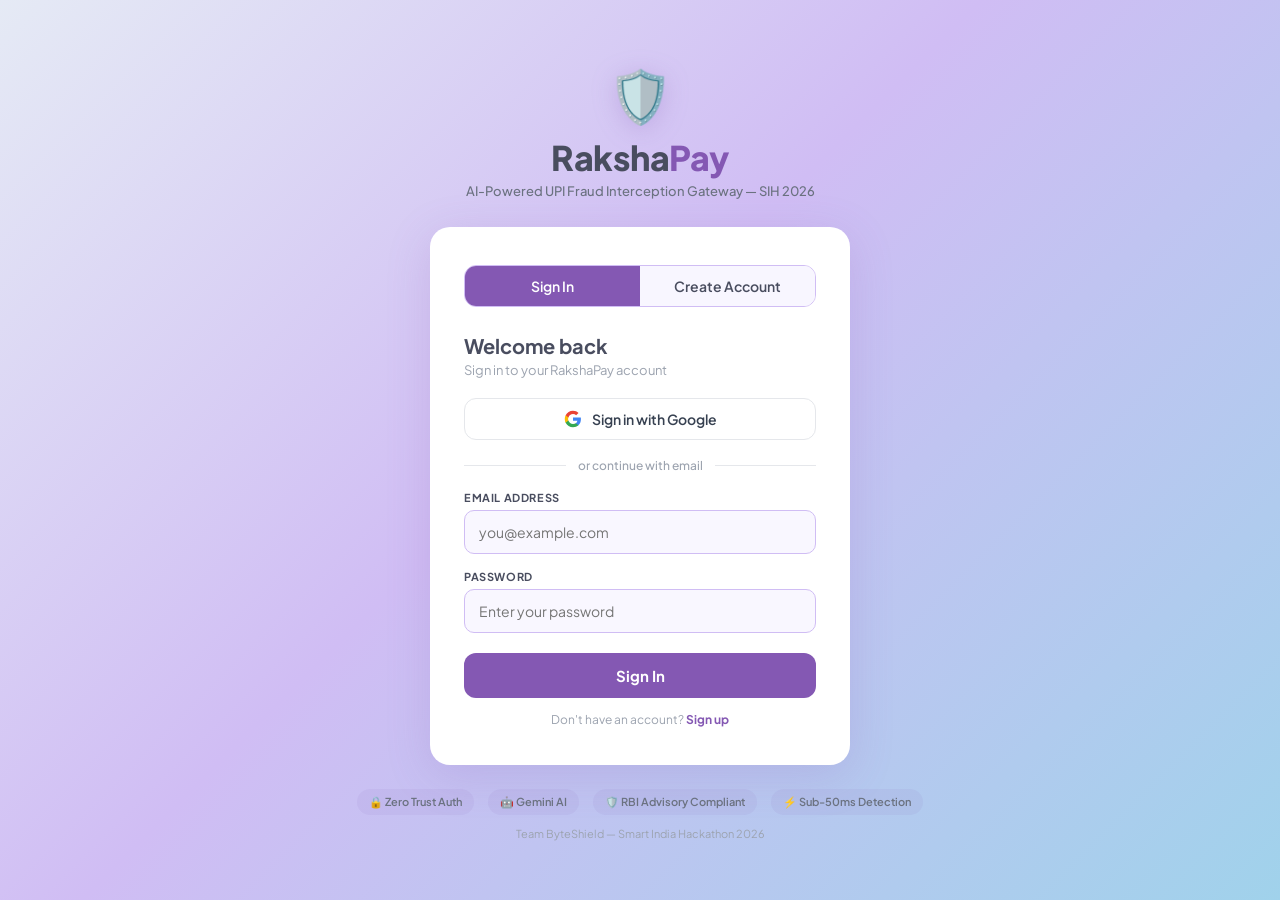
<file: static/index.html>
<!DOCTYPE html>
<html lang="en">
<head>
  <meta charset="UTF-8">
  <meta name="viewport" content="width=device-width, initial-scale=1.0">
  <title>RakshaPay — Secure Login</title>
  <link rel="preconnect" href="https://fonts.googleapis.com">
  <link rel="preconnect" href="https://fonts.gstatic.com" crossorigin>
  <link href="https://fonts.googleapis.com/css2?family=Plus+Jakarta+Sans:wght@300;400;500;600;700;800;900&display=swap" rel="stylesheet">
  <style>
    :root {
      --purple: #8458B3;
      --pale-blue: #E5EAF5;
      --sky-blue: #A0D2EB;
      --lavender: #D0BDF4;
      --slate: #494D5F;
      --white: #ffffff;
      --error: #e53935;
      --success: #2e7d32;
    }
    * { box-sizing: border-box; margin: 0; padding: 0; }
    body {
      font-family: 'Plus Jakarta Sans', sans-serif;
      background: linear-gradient(135deg, #E5EAF5 0%, #D0BDF4 45%, #A0D2EB 100%);
      min-height: 100vh;
      display: flex;
      flex-direction: column;
      align-items: center;
      justify-content: center;
      padding: 24px;
    }
    .brand {
      text-align: center;
      margin-bottom: 28px;
    }
    .brand-icon {
      font-size: 52px;
      margin-bottom: 8px;
      filter: drop-shadow(0 4px 12px rgba(132, 88, 179, 0.25));
    }
    .brand-name {
      font-size: 34px;
      font-weight: 900;
      color: var(--slate);
      letter-spacing: -0.5px;
    }
    .brand-name span { color: var(--purple); }
    .brand-sub {
      font-size: 13px;
      color: #6b7280;
      margin-top: 4px;
      font-weight: 500;
    }
    .card {
      background: #ffffff;
      border-radius: 20px;
      box-shadow: 0 10px 45px rgba(132, 88, 179, 0.18);
      padding: 38px 34px;
      width: 100%;
      max-width: 420px;
    }
    .tabs {
      display: flex;
      border-radius: 12px;
      overflow: hidden;
      border: 1.5px solid var(--lavender);
      margin-bottom: 26px;
    }
    .tab {
      flex: 1;
      padding: 11px;
      text-align: center;
      font-size: 14px;
      font-weight: 600;
      cursor: pointer;
      transition: all 0.2s;
      border: none;
      background: #f8f6ff;
      color: var(--slate);
      font-family: inherit;
    }
    .tab.active {
      background: var(--purple);
      color: #ffffff;
    }
    .panel { display: none; }
    .panel.active { display: block; }
    .form-title {
      font-size: 20px;
      font-weight: 700;
      color: var(--slate);
      margin-bottom: 4px;
    }
    .form-sub {
      font-size: 13px;
      color: #9ca3af;
      margin-bottom: 20px;
    }
    .input-group { margin-bottom: 16px; }
    .input-group label {
      display: block;
      font-size: 11px;
      font-weight: 700;
      color: var(--slate);
      margin-bottom: 6px;
      text-transform: uppercase;
      letter-spacing: 0.6px;
    }
    .input-group input {
      width: 100%;
      padding: 12px 14px;
      border: 1.5px solid var(--lavender);
      border-radius: 10px;
      font-size: 14px;
      font-family: inherit;
      background: #f9f7ff;
      color: var(--slate);
      outline: none;
      transition: border-color 0.2s;
    }
    .input-group input:focus {
      border-color: var(--purple);
      background: #ffffff;
    }
    .btn-primary {
      width: 100%;
      padding: 13px;
      background: var(--purple);
      color: #ffffff;
      border: none;
      border-radius: 12px;
      font-size: 15px;
      font-weight: 700;
      cursor: pointer;
      transition: all 0.2s;
      font-family: inherit;
      margin-top: 4px;
    }
    .btn-primary:hover {
      background: #6d3fa0;
      transform: translateY(-1px);
    }
    .btn-primary:disabled {
      opacity: 0.6;
      cursor: not-allowed;
      transform: none;
    }
    .divider {
      display: flex;
      align-items: center;
      gap: 12px;
      margin: 18px 0;
    }
    .divider hr {
      flex: 1;
      border: none;
      border-top: 1px solid #e5e7eb;
    }
    .divider span {
      font-size: 12px;
      color: #9ca3af;
      font-weight: 500;
      white-space: nowrap;
    }
    .btn-google {
      width: 100%;
      padding: 11px;
      background: #ffffff;
      color: #374151;
      border: 1.5px solid #e5e7eb;
      border-radius: 12px;
      font-size: 14px;
      font-weight: 600;
      cursor: pointer;
      display: flex;
      align-items: center;
      justify-content: center;
      gap: 10px;
      font-family: inherit;
      transition: all 0.2s;
    }
    .btn-google:hover {
      border-color: var(--purple);
      background: #f9f7ff;
    }
    .msg-error, .msg-success {
      padding: 10px 14px;
      border-radius: 10px;
      font-size: 13px;
      font-weight: 600;
      margin-bottom: 14px;
      display: none;
    }
    .msg-error {
      background: #fff0f0;
      color: var(--error);
      border: 1px solid #fca5a5;
    }
    .msg-success {
      background: #f0fdf4;
      color: var(--success);
      border: 1px solid #86efac;
    }
    .switch-link {
      text-align: center;
      margin-top: 14px;
      font-size: 12px;
      color: #9ca3af;
    }
    .switch-link a {
      color: var(--purple);
      text-decoration: none;
      font-weight: 700;
      cursor: pointer;
    }

    /* Google Modal Overlay */
    .g-overlay {
      display: none;
      position: fixed;
      inset: 0;
      background: rgba(0,0,0,0.45);
      backdrop-filter: blur(4px);
      z-index: 9999;
      align-items: center;
      justify-content: center;
    }
    .g-overlay.open { display: flex; }
    .g-modal {
      background: #ffffff;
      border-radius: 20px;
      padding: 38px 34px;
      width: 100%;
      max-width: 400px;
      box-shadow: 0 12px 48px rgba(0,0,0,0.22);
      animation: slideUp 0.22s ease;
    }
    @keyframes slideUp {
      from { opacity: 0; transform: translateY(18px); }
      to { opacity: 1; transform: translateY(0); }
    }
    .g-header { text-align: center; margin-bottom: 20px; }
    .g-header-icon { font-size: 30px; margin-bottom: 6px; }
    .g-header-title { font-size: 22px; font-weight: 800; color: var(--slate); }
    .g-header-sub { font-size: 13px; color: #6b7280; margin-top: 3px; }
    .g-step { display: none; }
    .g-step.active { display: block; }
    .g-tile {
      display: flex;
      align-items: center;
      gap: 14px;
      padding: 13px 15px;
      border: 1.5px solid var(--lavender);
      border-radius: 14px;
      cursor: pointer;
      transition: all 0.2s;
      margin-bottom: 12px;
    }
    .g-tile:hover {
      border-color: var(--purple);
      background: #f9f7ff;
    }
    .g-avatar {
      width: 42px;
      height: 42px;
      border-radius: 50%;
      background: linear-gradient(135deg, var(--purple), var(--sky-blue));
      display: flex;
      align-items: center;
      justify-content: center;
      font-size: 19px;
      font-weight: 800;
      color: #ffffff;
      flex-shrink: 0;
    }
    .g-info { flex: 1; min-width: 0; }
    .g-name { font-size: 14px; font-weight: 600; color: var(--slate); }
    .g-email { font-size: 12px; color: #9ca3af; white-space: nowrap; overflow: hidden; text-overflow: ellipsis; }
    .g-other {
      width: 100%;
      padding: 10px;
      background: #f3f4f6;
      color: #374151;
      border: none;
      border-radius: 10px;
      font-size: 13px;
      font-weight: 600;
      cursor: pointer;
      font-family: inherit;
      transition: background 0.2s;
    }
    .g-other:hover { background: #e5e7eb; }
    .g-btns { display: flex; gap: 10px; margin-top: 18px; }
    .g-cancel, .g-continue {
      flex: 1;
      padding: 11px;
      border-radius: 10px;
      font-size: 14px;
      font-weight: 600;
      cursor: pointer;
      font-family: inherit;
      border: none;
      transition: all 0.2s;
    }
    .g-cancel { background: #f3f4f6; color: #374151; }
    .g-cancel:hover { background: #e5e7eb; }
    .g-continue { background: var(--purple); color: #ffffff; }
    .g-continue:hover { background: #6d3fa0; }
    .g-continue:disabled { opacity: 0.6; cursor: not-allowed; }

    /* Loading Overlay */
    .loading-overlay {
      display: none;
      position: fixed;
      inset: 0;
      background: rgba(229, 234, 245, 0.94);
      backdrop-filter: blur(8px);
      z-index: 99999;
      flex-direction: column;
      align-items: center;
      justify-content: center;
      gap: 20px;
    }
    .loading-overlay.show { display: flex; }
    .spinner {
      width: 48px;
      height: 48px;
      border: 4px solid #D0BDF4;
      border-top-color: var(--purple);
      border-radius: 50%;
      animation: spin 0.8s linear infinite;
    }
    @keyframes spin { to { transform: rotate(360deg); } }
    .loading-title { font-size: 18px; font-weight: 700; color: var(--slate); }
    .loading-sub { font-size: 13px; color: #9ca3af; }

    /* Badges */
    .badges {
      display: flex;
      justify-content: center;
      gap: 14px;
      margin-top: 24px;
      flex-wrap: wrap;
    }
    .badge {
      display: flex;
      align-items: center;
      gap: 6px;
      font-size: 11px;
      color: #6b7280;
      background: rgba(132, 88, 179, 0.08);
      padding: 6px 12px;
      border-radius: 20px;
      font-weight: 600;
    }
    .footer-tag {
      text-align: center;
      margin-top: 12px;
      font-size: 11px;
      color: #9ca3af;
    }
    /* Instant frame-0 signup active overrides */
    html.init-signup #panel-login { display: none !important; }
    html.init-signup #panel-signup { display: block !important; }
    html.init-signup #tab-login { background: #f8f6ff !important; color: var(--slate) !important; }
    html.init-signup #tab-signup { background: var(--purple) !important; color: #ffffff !important; }
  </style>
  <script>
    (function() {
      const p = window.location.pathname.toLowerCase();
      const h = window.location.hash.toLowerCase();
      const s = window.location.search.toLowerCase();
      const isSignup = p.includes('/signup') || h.includes('signup') || s.includes('signup');
      const isLogout = p.includes('/logout') || s.includes('logout');

      if (isLogout || isSignup) {
        localStorage.removeItem('rp_token');
        localStorage.removeItem('rp_user_name');
        localStorage.removeItem('rp_user_email');
      }

      if (isSignup) {
        document.documentElement.classList.add('init-signup');
      }
    })();
  </script>
</head>
<body>

<div class="brand">
  <div class="brand-icon">🛡️</div>
  <div class="brand-name">Raksha<span>Pay</span></div>
  <div class="brand-sub">AI-Powered UPI Fraud Interception Gateway — SIH 2026</div>
</div>

<div class="card">
  <div class="tabs">
    <button class="tab active" id="tab-login" onclick="switchTab('login')">Sign In</button>
    <button class="tab" id="tab-signup" onclick="switchTab('signup')">Create Account</button>
  </div>

  <!-- LOGIN PANEL -->
  <div class="panel active" id="panel-login">
    <div class="form-title">Welcome back</div>
    <div class="form-sub">Sign in to your RakshaPay account</div>

    <button class="btn-google" onclick="openGoogleModal()">
      <svg width="18" height="18" viewBox="0 0 24 24">
        <path fill="#4285F4" d="M22.56 12.25c0-.78-.07-1.53-.2-2.25H12v4.26h5.92c-.26 1.37-1.04 2.53-2.21 3.31v2.77h3.57c2.08-1.92 3.28-4.74 3.28-8.09z"/>
        <path fill="#34A853" d="M12 23c2.97 0 5.46-.98 7.28-2.66l-3.57-2.77c-.98.66-2.23 1.06-3.71 1.06-2.86 0-5.29-1.93-6.16-4.53H2.18v2.84C3.99 20.53 7.7 23 12 23z"/>
        <path fill="#FBBC05" d="M5.84 14.09c-.22-.66-.35-1.36-.35-2.09s.13-1.43.35-2.09V7.07H2.18C1.43 8.55 1 10.22 1 12s.43 3.45 1.18 4.93l3.66-2.84z"/>
        <path fill="#EA4335" d="M12 5.38c1.62 0 3.06.56 4.21 1.64l3.15-3.15C17.45 2.09 14.97 1 12 1 7.7 1 3.99 3.47 2.18 7.07l3.66 2.84c.87-2.6 3.3-4.53 6.16-4.53z"/>
      </svg>
      Sign in with Google
    </button>

    <div class="divider"><hr><span>or continue with email</span><hr></div>

    <div id="login-error" class="msg-error"></div>

    <div class="input-group">
      <label>Email Address</label>
      <input type="email" id="login-email" placeholder="you@example.com" autocomplete="email">
    </div>
    <div class="input-group">
      <label>Password</label>
      <input type="password" id="login-password" placeholder="Enter your password" autocomplete="current-password">
    </div>
    <button class="btn-primary" id="btn-login" onclick="doLogin()">Sign In</button>
    <div class="switch-link">Don't have an account? <a onclick="switchTab('signup')">Sign up</a></div>
  </div>

  <!-- SIGNUP PANEL -->
  <div class="panel" id="panel-signup">
    <div class="form-title">Create your account</div>
    <div class="form-sub">Join RakshaPay and protect your UPI transactions</div>

    <button class="btn-google" onclick="openGoogleModal()">
      <svg width="18" height="18" viewBox="0 0 24 24">
        <path fill="#4285F4" d="M22.56 12.25c0-.78-.07-1.53-.2-2.25H12v4.26h5.92c-.26 1.37-1.04 2.53-2.21 3.31v2.77h3.57c2.08-1.92 3.28-4.74 3.28-8.09z"/>
        <path fill="#34A853" d="M12 23c2.97 0 5.46-.98 7.28-2.66l-3.57-2.77c-.98.66-2.23 1.06-3.71 1.06-2.86 0-5.29-1.93-6.16-4.53H2.18v2.84C3.99 20.53 7.7 23 12 23z"/>
        <path fill="#FBBC05" d="M5.84 14.09c-.22-.66-.35-1.36-.35-2.09s.13-1.43.35-2.09V7.07H2.18C1.43 8.55 1 10.22 1 12s.43 3.45 1.18 4.93l3.66-2.84z"/>
        <path fill="#EA4335" d="M12 5.38c1.62 0 3.06.56 4.21 1.64l3.15-3.15C17.45 2.09 14.97 1 12 1 7.7 1 3.99 3.47 2.18 7.07l3.66 2.84c.87-2.6 3.3-4.53 6.16-4.53z"/>
      </svg>
      Sign up with Google
    </button>

    <div class="divider"><hr><span>or register with email</span><hr></div>

    <div id="signup-error" class="msg-error"></div>
    <div id="signup-success" class="msg-success"></div>

    <div class="input-group">
      <label>Full Name</label>
      <input type="text" id="signup-name" placeholder="Your full name">
    </div>
    <div class="input-group">
      <label>Email Address</label>
      <input type="email" id="signup-email" placeholder="you@example.com" autocomplete="email">
    </div>
    <div class="input-group">
      <label>Password (min 6 chars)</label>
      <input type="password" id="signup-password" placeholder="Create a strong password" autocomplete="new-password">
    </div>
    <button class="btn-primary" id="btn-signup" onclick="doSignup()">Create Account</button>
    <div class="switch-link">Already have an account? <a onclick="switchTab('login')">Sign in</a></div>
  </div>
</div>

<!-- Badges -->
<div class="badges">
  <div class="badge">🔒 Zero Trust Auth</div>
  <div class="badge">🤖 Gemini AI</div>
  <div class="badge">🛡️ RBI Advisory Compliant</div>
  <div class="badge">⚡ Sub-50ms Detection</div>
</div>
<div class="footer-tag">Team ByteShield — Smart India Hackathon 2026</div>

<!-- Google Sign-In Simulated Modal -->
<div class="g-overlay" id="google-modal-overlay">
  <div class="g-modal">
    <div class="g-header">
      <div class="g-header-icon">🔵</div>
      <div class="g-header-title">Sign in with Google</div>
      <div class="g-header-sub">Choose an account to continue to RakshaPay</div>
    </div>

    <!-- Step 1: Account Chooser -->
    <div class="g-step active" id="g-step-1">
      <div class="g-tile" onclick="selectSavedAccount('gayatri@gmail.com', 'Gayatri')">
        <div class="g-avatar">G</div>
        <div class="g-info">
          <div class="g-name">Gayatri</div>
          <div class="g-email">gayatri@gmail.com</div>
        </div>
        <span style="color:var(--purple);font-size:20px;">›</span>
      </div>
      <button class="g-other" onclick="goToStep2()">Use another account</button>
      <div class="g-btns">
        <button class="g-cancel" onclick="closeGoogleModal()">Cancel</button>
      </div>
    </div>

    <!-- Step 2: Custom Email Input -->
    <div class="g-step" id="g-step-2">
      <div class="input-group">
        <label>Google Email Address</label>
        <input type="email" id="g-email-input" placeholder="Enter your Google email" autocomplete="email">
      </div>
      <div id="g-email-error" class="msg-error"></div>
      <div class="g-btns">
        <button class="g-cancel" onclick="goToStep1()">Back</button>
        <button class="g-continue" onclick="proceedGoogleSignin()">Continue</button>
      </div>
    </div>

    <!-- Step 3: Confirm Account -->
    <div class="g-step" id="g-step-3">
      <div class="g-tile" style="cursor:default;border-color:var(--purple);">
        <div class="g-avatar" id="g-confirm-avatar">?</div>
        <div class="g-info">
          <div class="g-name" id="g-confirm-name">—</div>
          <div class="g-email" id="g-confirm-email">—</div>
        </div>
        <span style="color:var(--success);font-size:20px;">✓</span>
      </div>
      <p style="font-size:13px;color:#6b7280;text-align:center;margin-bottom:8px">Continue to RakshaPay as this account?</p>
      <div class="g-btns">
        <button class="g-cancel" onclick="goToStep1()">Back</button>
        <button class="g-continue" id="g-confirm-btn" onclick="confirmGoogleSignin()">Continue</button>
      </div>
    </div>
  </div>
</div>

<!-- Loading Overlay -->
<div class="loading-overlay" id="loading-overlay">
  <div class="spinner"></div>
  <div class="loading-title" id="loading-title">Signing you in…</div>
  <div class="loading-sub" id="loading-sub">Securing session with Zero Trust tokens</div>
</div>

<script>
let googleEmail = '', googleName = '';

// Tab switching
function switchTab(tab) {
  document.querySelectorAll('.tab').forEach((t, i) =>
    t.classList.toggle('active', (tab === 'login' && i === 0) || (tab === 'signup' && i === 1))
  );
  document.querySelectorAll('.panel').forEach(p => p.classList.remove('active'));
  document.getElementById('panel-' + tab).classList.add('active');
}

// Google Sign-in Modal
function openGoogleModal() {
  document.getElementById('google-modal-overlay').classList.add('open');
  goToStep1();
}

function closeGoogleModal() {
  document.getElementById('google-modal-overlay').classList.remove('open');
}

function goToStep1() {
  document.querySelectorAll('.g-step').forEach(s => s.classList.remove('active'));
  document.getElementById('g-step-1').classList.add('active');
}

function goToStep2() {
  document.querySelectorAll('.g-step').forEach(s => s.classList.remove('active'));
  document.getElementById('g-step-2').classList.add('active');
  setTimeout(() => document.getElementById('g-email-input')?.focus(), 100);
}

function selectSavedAccount(email, name) {
  googleEmail = email;
  googleName = name;
  showStep3(email, name);
}

function showStep3(email, name) {
  document.querySelectorAll('.g-step').forEach(s => s.classList.remove('active'));
  document.getElementById('g-step-3').classList.add('active');
  document.getElementById('g-confirm-email').textContent = email;
  document.getElementById('g-confirm-name').textContent = name;
  document.getElementById('g-confirm-avatar').textContent = name ? name[0].toUpperCase() : 'U';
}

function proceedGoogleSignin() {
  const email = document.getElementById('g-email-input').value.trim();
  const errEl = document.getElementById('g-email-error');
  errEl.style.display = 'none';
  if (!email || !/^[^\s@]+@[^\s@]+\.[^\s@]+$/.test(email)) {
    errEl.textContent = 'Please enter a valid email address.';
    errEl.style.display = 'block';
    return;
  }
  googleEmail = email;
  const parts = email.split('@')[0].replace(/[._-]/g, ' ').split(' ');
  googleName = parts.map(p => p.charAt(0).toUpperCase() + p.slice(1)).join(' ');
  showStep3(email, googleName);
}

async function confirmGoogleSignin() {
  closeGoogleModal();
  showLoading('Welcome, ' + googleName + '!', 'Securing your session with Zero Trust…');
  try {
    const res = await fetch('/auth/google-signin', {
      method: 'POST',
      headers: { 'Content-Type': 'application/json' },
      body: JSON.stringify({ email: googleEmail, name: googleName })
    });
    const data = await res.json();
    if (!res.ok) throw new Error(data.detail || 'Sign-in failed');
    storeTokenAndRedirect(data);
  } catch (e) {
    hideLoading();
    showError('login-error', e.message || 'Google sign-in failed. Please try again.');
  }
}

// Normal Email Login
async function doLogin() {
  const email = document.getElementById('login-email').value.trim();
  const password = document.getElementById('login-password').value;
  const btn = document.getElementById('btn-login');
  hideMsg('login-error');

  if (!email || !password) {
    showError('login-error', 'Please fill in all fields.');
    return;
  }

  btn.disabled = true;
  btn.textContent = 'Signing in…';

  try {
    const res = await fetch('/auth/login', {
      method: 'POST',
      headers: { 'Content-Type': 'application/json' },
      body: JSON.stringify({ email, password })
    });
    const data = await res.json();
    if (!res.ok) throw new Error(data.detail || 'Login failed');
    showLoading('Welcome back, ' + data.user_name + '!', 'Loading your dashboard…');
    storeTokenAndRedirect(data);
  } catch (e) {
    showError('login-error', e.message);
    btn.disabled = false;
    btn.textContent = 'Sign In';
  }
}

// Normal Email Signup
async function doSignup() {
  const name = document.getElementById('signup-name').value.trim();
  const email = document.getElementById('signup-email').value.trim();
  const password = document.getElementById('signup-password').value;
  const btn = document.getElementById('btn-signup');
  hideMsg('signup-error');
  hideMsg('signup-success');

  if (!name || !email || !password) {
    showError('signup-error', 'Please fill in all fields.');
    return;
  }
  if (password.length < 6) {
    showError('signup-error', 'Password must be at least 6 characters.');
    return;
  }

  btn.disabled = true;
  btn.textContent = 'Creating account…';

  try {
    const res = await fetch('/auth/signup', {
      method: 'POST',
      headers: { 'Content-Type': 'application/json' },
      body: JSON.stringify({ name, email, password })
    });
    const data = await res.json();
    if (!res.ok) throw new Error(data.detail || 'Sign up failed');
    showLoading('Account created! Welcome, ' + data.user_name + '!', 'Setting up your dashboard…');
    storeTokenAndRedirect(data);
  } catch (e) {
    showError('signup-error', e.message);
    btn.disabled = false;
    btn.textContent = 'Create Account';
  }
}

// Token Storage and Redirect
function storeTokenAndRedirect(data) {
  localStorage.setItem('rp_token', data.access_token);
  localStorage.setItem('rp_user_name', data.user_name);
  localStorage.setItem('rp_user_email', data.user_email);
  setTimeout(() => {
    window.location.href = '/dashboard';
  }, 1500);
}

function showLoading(title, sub) {
  document.getElementById('loading-title').textContent = title;
  document.getElementById('loading-sub').textContent = sub;
  document.getElementById('loading-overlay').classList.add('show');
}

function hideLoading() {
  document.getElementById('loading-overlay').classList.remove('show');
}

function showError(id, msg) {
  const el = document.getElementById(id);
  if (el) {
    el.textContent = msg;
    el.style.display = 'block';
  }
}

function hideMsg(id) {
  const el = document.getElementById(id);
  if (el) el.style.display = 'none';
}

// Session auto-redirect — skipped entirely on /signup or /logout
(function checkExistingSession() {
  // Already handled in <head> script — just do the redirect check for normal page loads
  const p = window.location.pathname.toLowerCase();
  const h = window.location.hash.toLowerCase();
  const s = window.location.search.toLowerCase();
  const isSignup = p.includes('/signup') || h.includes('signup') || s.includes('signup');
  const isLogout = p.includes('/logout') || s.includes('logout');

  // Skip redirect entirely — token already cleared by head script
  if (isSignup || isLogout) return;

  const token = localStorage.getItem('rp_token');
  if (token) {
    fetch('/auth/me', { headers: { 'Authorization': 'Bearer ' + token } })
      .then(res => { if (res.ok) window.location.href = '/dashboard'; })
      .catch(() => {});
  }
})();

// DOMContentLoaded: apply correct tab + keyboard shortcuts
document.addEventListener('DOMContentLoaded', () => {
  const p = window.location.pathname.toLowerCase();
  const h = window.location.hash.toLowerCase();
  const s = window.location.search.toLowerCase();
  const isSignup = p.includes('/signup') || h.includes('signup') || s.includes('signup');

  // Remove CSS class used for frame-0 flash prevention now that DOM is ready
  document.documentElement.classList.remove('init-signup');

  if (isSignup) {
    switchTab('signup');
  }

  document.getElementById('login-password')?.addEventListener('keydown', e => {
    if (e.key === 'Enter') doLogin();
  });
  document.getElementById('signup-password')?.addEventListener('keydown', e => {
    if (e.key === 'Enter') doSignup();
  });
  document.getElementById('g-email-input')?.addEventListener('keydown', e => {
    if (e.key === 'Enter') proceedGoogleSignin();
  });
});
</script>
</body>
</html>
</file>
